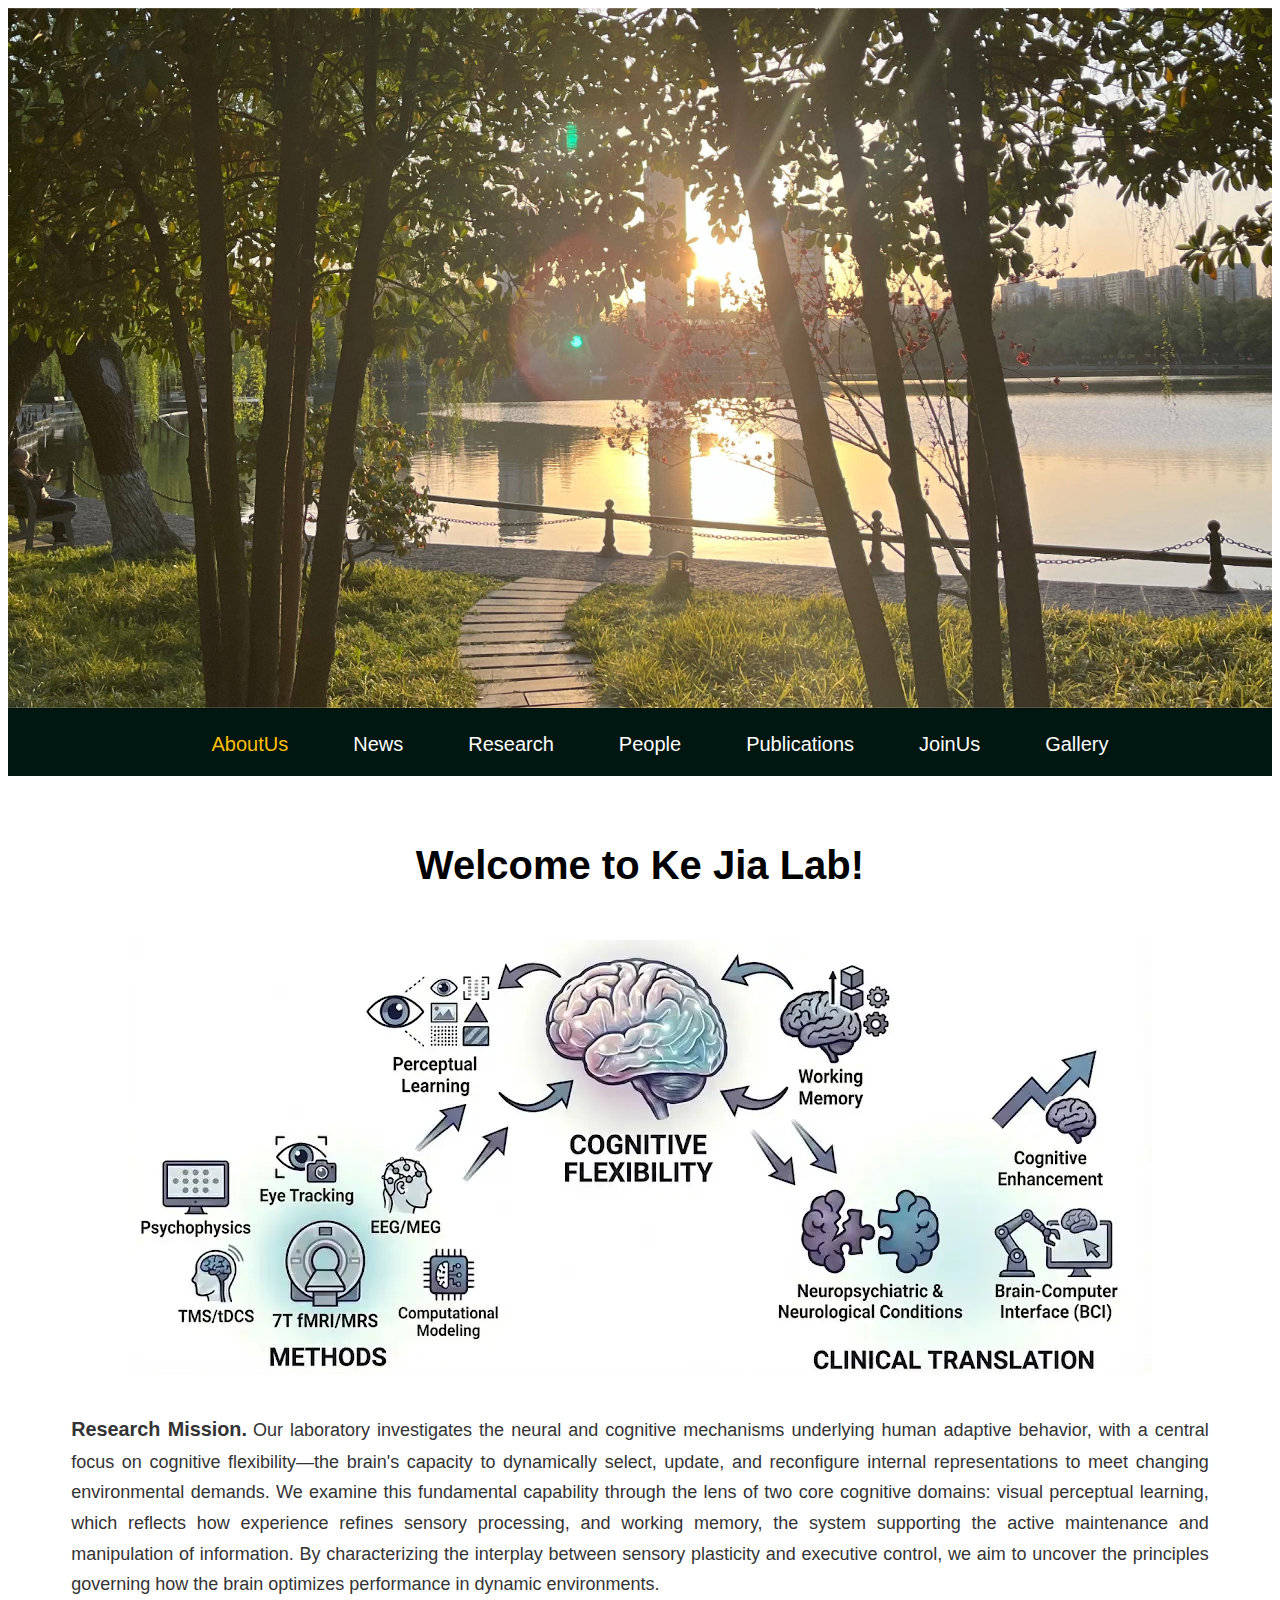
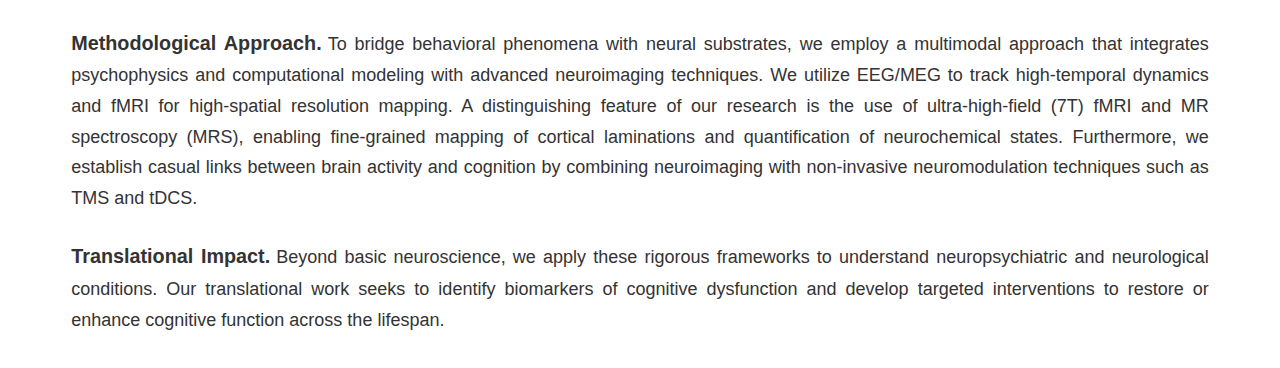
<file: index.html>
<!DOCTYPE html>
<html lang="en">
  <head>
    <meta http-equiv="Content-Type" content="text/html; charset=utf-8" />
    <title>Ke Jia Lab-ZJU·MOE Frontier Science Center for Brain Science and Brain Machine Integration</title>
    <link rel="stylesheet" href="./main.css">
    <style>
      .lab-intro{
        text-align: justify;
        line-height: 1.7;
        font-size: 18px;
        color: #333;
        margin-top: 20px;
        width: 100%;
        max-width: 1200px;
        margin-left: auto;
        margin-right: auto;
       

      }

      .lab-image-container{
        text-align: center;
        margin-bottom: 30px;
        width: 100%;
      }

      .lab-image{
        display: inline-block;
        
        width: auto;
        max-width: 1024px;
        height: auto;
        max-height: 434px;
        border-radius: 6px;
        box-shadow: 0 3px 12px,rgba(0, 0, 0, 0.1);
        margin: 0 auto;
      }

      .text-content{
        text-align: justify;
        margin-bottom: 1.8em;
        line-height: 1.7;
      }

      .section-title {
        font-weight: bold;
        font-size: 1.1em;
        color: 2c3e50;
        display: inline;
        margin-right: 6px;
      }

      .text-content p:first-of-type{
        margin-top: 0;
      }
      


      .lab-intro p{
        text-align: justify;
        margin-bottom: 1.5em;
      }



    </style>
  </head>

  <body>

      <!--Header image part-->
      <div class='header'>
        <img class='headerimg' src='./img/bg.jpg'>
      </div>
      
      <!--Navigation bar part---->
      <div align='center'>
        <nav>
          <ul>
            <li><a class='active' href='index.html'>AboutUs</a></li>
            <li><a href='./news.html'>News</a></li>
            <li><a href='./research.html'>Research</a></li>
            <li><a href='./people.html'>People</a></li>
            <li><a href='./publications.html'>Publications</a></li>
            <li><a href='joinus.html'>JoinUs</a></li>
            <li><a href='./gallery.html'>Gallery</a></li>
          </ul>
        </nav>
      </div>


      <!------------------------->
      <!--Intro Part---->
      <!------------------------->
      <br>
      <div style="width: 90%; max-width: 1200px; margin: 0 auto;">
        <p align='center' style="font-size: 40px; font-weight: bold; margin-bottom: 5px;"> 
          Welcome to Ke Jia Lab!                
        </p>
        <br>

        <div class="lab-intro">
          <div class="lab-image-container">
          <img src="./img/introduction/intropic.webp" alt="image1" class="lab-image">
          </div>
          
          <div class="text-content">
          <!--<h3>Our Research Mission</h3>-->
          <p><span class="section-title">Research Mission.</span>Our laboratory investigates the neural and cognitive mechanisms underlying human adaptive behavior, with a central focus on cognitive flexibility—the brain's capacity to dynamically select, update, and reconfigure internal representations to meet changing environmental demands. We examine this fundamental capability through the lens of two core cognitive domains: visual perceptual learning, which reflects how experience refines sensory processing, and working memory, the system supporting the active maintenance and manipulation of information. By characterizing the interplay between sensory plasticity and executive control, we aim to uncover the principles governing how the brain optimizes performance in dynamic environments.</p>
          <!--<h3<h3>Methodological Approach</h3>-->
          <p><span class="section-title">Methodological Approach.</span>To bridge behavioral phenomena with neural substrates, we employ a multimodal approach that integrates psychophysics and computational modeling with advanced neuroimaging techniques. We utilize EEG/MEG to track high-temporal dynamics and fMRI for high-spatial resolution mapping. A distinguishing feature of our research is the use of ultra-high-field (7T) fMRI and MR spectroscopy (MRS), enabling fine-grained mapping of cortical laminations and quantification of neurochemical states. Furthermore, we establish casual links between brain activity and cognition by combining neuroimaging with non-invasive neuromodulation techniques such as TMS and tDCS.</p>
          <!--<h3>Translational Impact</h3>-->
          <p><span class="section-title">Translational Impact.</span>Beyond basic neuroscience, we apply these rigorous frameworks to understand neuropsychiatric and neurological conditions. Our translational work seeks to identify biomarkers of cognitive dysfunction and develop targeted interventions to restore or enhance cognitive function across the lifespan.</p>
          </div>
        </div>
      </div> 



      <!--<div style="width: 50%; max-width: 1200px; margin: 0 auto;">
        <p align='center' style="font-size: 40px; font-weight: bold;"> 
          Welcome to Vision Lab                
        </p>
        <br>
        <p align='left' style="font-size: 25px; font-weight: bold;"> 
          Research Interests                
      </p>
      <p class="content" style="text-align: left; position: relative; padding-left: 25px;">
          <span style="position: absolute; left: 0; top: 0; font-size: 24px;">&bull;</span> 
          Cognitive and neural mechanism of human visual perception
      </p>
      <p class="content" style="text-align: left; position: relative; padding-left: 25px;">
          <span style="position: absolute; left: 0; top: 0; font-size: 24px;">&bull;</span> 
          Cognitive and neural mechanism of human working memory
      </p>
<br>
      <p align='left' style="font-size: 25px; font-weight: bold;"> 
        Research Methods                
    </p>
    <p class="content" style="text-align: left; position: relative; padding-left: 25px;">
        <span style="position: absolute; left: 0; top: 0; font-size: 24px;">&bull;</span> 
        Psychophysics
    </p>
    <p class="content" style="text-align: left; position: relative; padding-left: 25px;">
        <span style="position: absolute; left: 0; top: 0; font-size: 24px;">&bull;</span> 
        Ultra-high-field 7T fMRI
    </p>
    <p class="content" style="text-align: left; position: relative; padding-left: 25px;">
        <span style="position: absolute; left: 0; top: 0; font-size: 24px;">&bull;</span> 
        Neuromodulation (TMS, tDCS etc)
    </p>
      </div>-->
  </body>
</html>
</file>
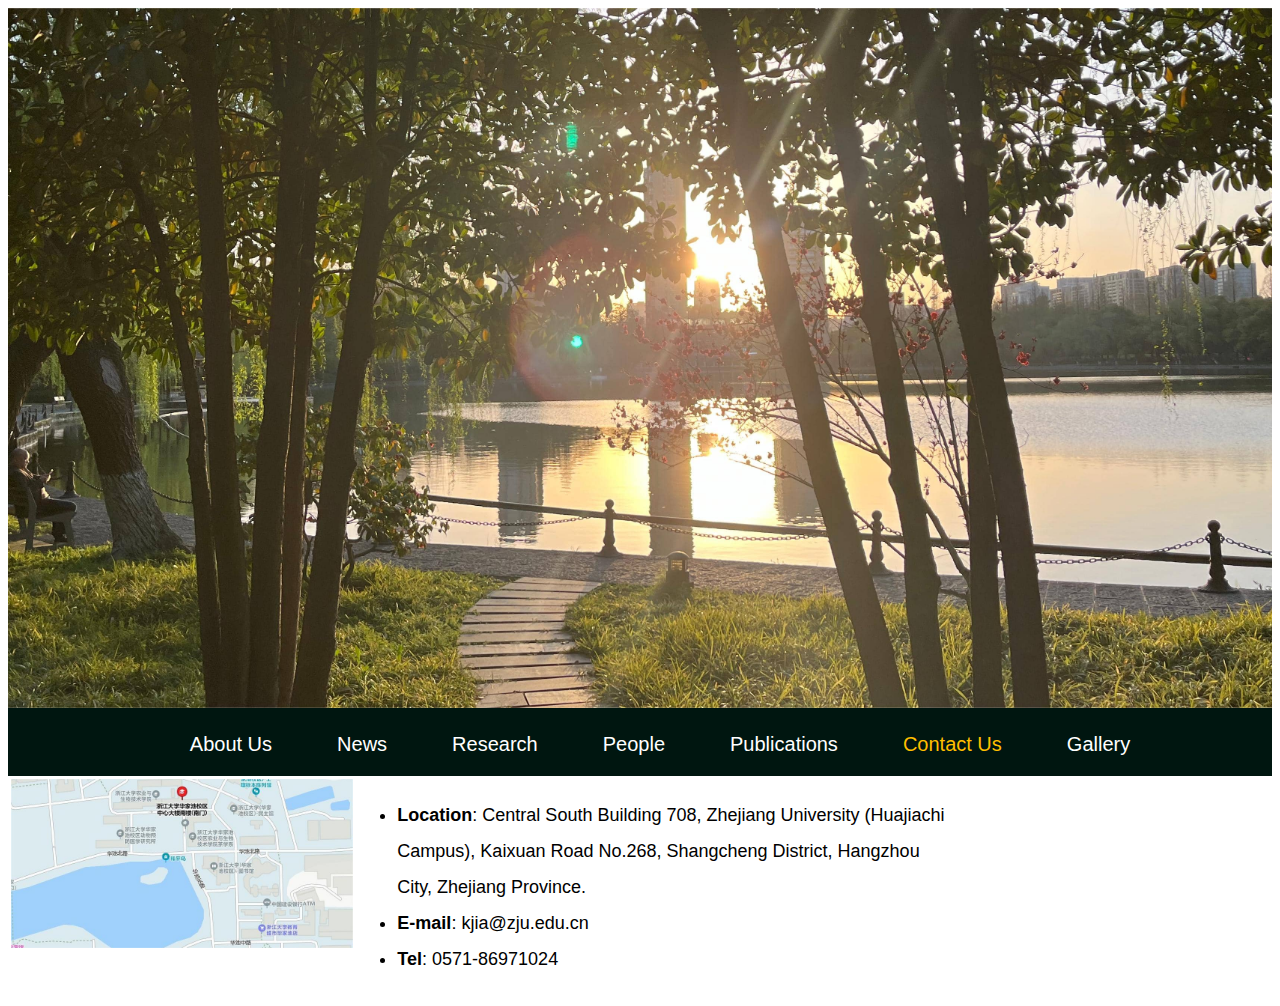
<file: contactus.html>
<!DOCTYPE html>
<html lang="en">
  <head>
    <meta http-equiv="Content-Type" content="text/html; charset=utf-8" />
    <title>Ke Jia Lab</title>
    <link rel="stylesheet" href="./main.css">
  </head>


  <body>

      <!--Header image part-->
      <div class='header'>
        <img class='headerimg' src='./img/bg.jpg'>
      </div>
      
      <!--Navigation bar part---->
      <div align='center'>
        <nav>
          <ul>
            <li><a href='index.html'>About Us</a></li>
            <li><a href='./news.html'>News</a></li>
            <li><a href='./research.html'>Research</a></li>
            <li><a href='./people.html'>People</a></li>
            <li><a href='./publications.html'>Publications</a></li>
            <li><a class='active' href='./contactus.html'>Contact Us</a></li>
            <li><a href='./gallery.html'>Gallery</a></li>
          </ul>
        </nav>
      </div>


      <!------------------------->
      <!--Main part---->
      <!------------------------->

              <table style="width: 75%" border="0">
              <div style="font-size: medium; text-align: center;">

                <tr valign="top">

                  <td>
                      <img class='contact' src='./img/location.jpg';>
                  </td>

                  <td>
                      <ul style="line-height: 2;">
                          <li><b>Location</b>: Central South Building 708, Zhejiang University (Huajiachi Campus), Kaixuan Road No.268, Shangcheng District, Hangzhou City, Zhejiang Province. </li>
                          <li><b>E-mail</b>: kjia@zju.edu.cn</li>
                          <li><b>Tel</b>: 0571-86971024</li>
                      </ul>
                  </td>

                </tr>

              </div>
              </table>


  </body>
</html>
</file>
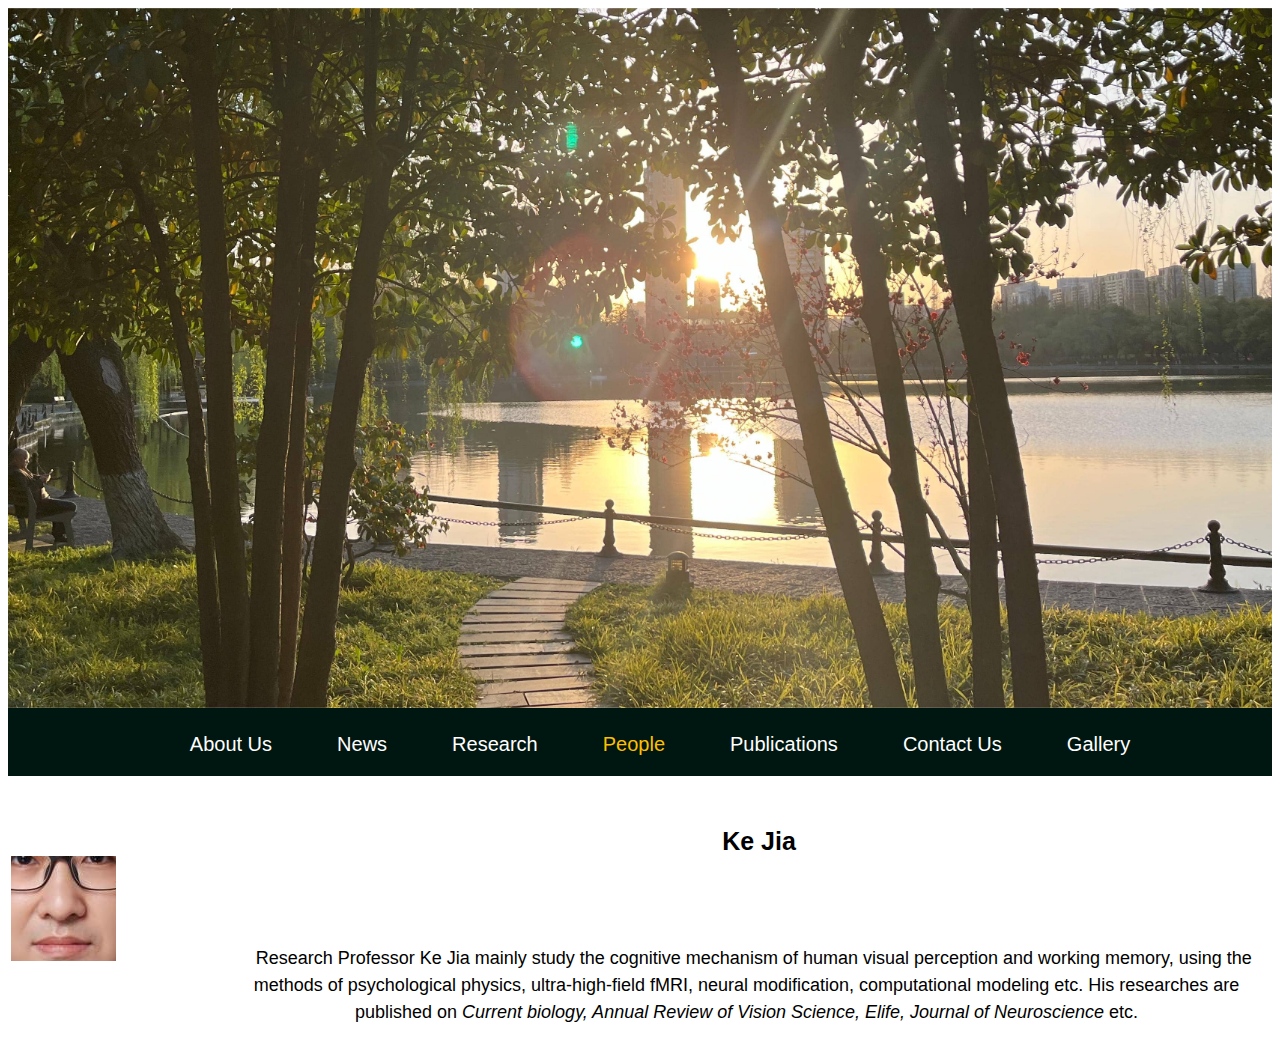
<file: jiake.html>
<!DOCTYPE html>
<html lang="en">
  <head>
    <meta http-equiv="Content-Type" content="text/html; charset=utf-8" />
    <title>Ke Jia Lab-ZJU·MOE Frontier Science Center for Brain Science and Brain Machine Integration</title>
    <link rel="stylesheet" href="./main.css">
  </head>


  <body>

      <!--Header image part-->
      <div class='header'>
        <img class='headerimg' src='./img/bg.jpg'>
      </div>
      
      <!--Navigation bar part---->
      <div align='center'>
        <nav>
          <ul>
            <li><a href='index.html'>About Us</a></li>
            <li><a href='./news.html'>News</a></li>
            <li><a href='./research.html'>Research</a></li>
            <li><a class='active' href='./people.html'>People</a></li>
            <li><a href='./publications.html'>Publications</a></li>
            <li><a href='./contactus.html'>Contact Us</a></li>
            <li><a href='./gallery.html'>Gallery</a></li>
          </ul>
        </nav>
      </div>


      <!------------------------->
      <!--Main part---->
      <!------------------------->
              <table style="width: 100%" border="0">
                <tr>
                  <td>
                    <img class="jiake" src='./img/people/JiaKe.jpg'>
                  </td>

                  <td>
                    <p class="title"><b>Ke Jia</b></p><br>
                    <p class="content">    Research Professor Ke Jia mainly study the cognitive mechanism of human visual perception and working memory, using the methods of psychological physics, ultra-high-field fMRI, neural modification, computational modeling etc. His researches are published on <em>Current biology, Annual Review of Vision Science, Elife, Journal of Neuroscience</em> etc.</p>
                  </td>
                </tr>
              </table>

  </body>
</html>
</file>
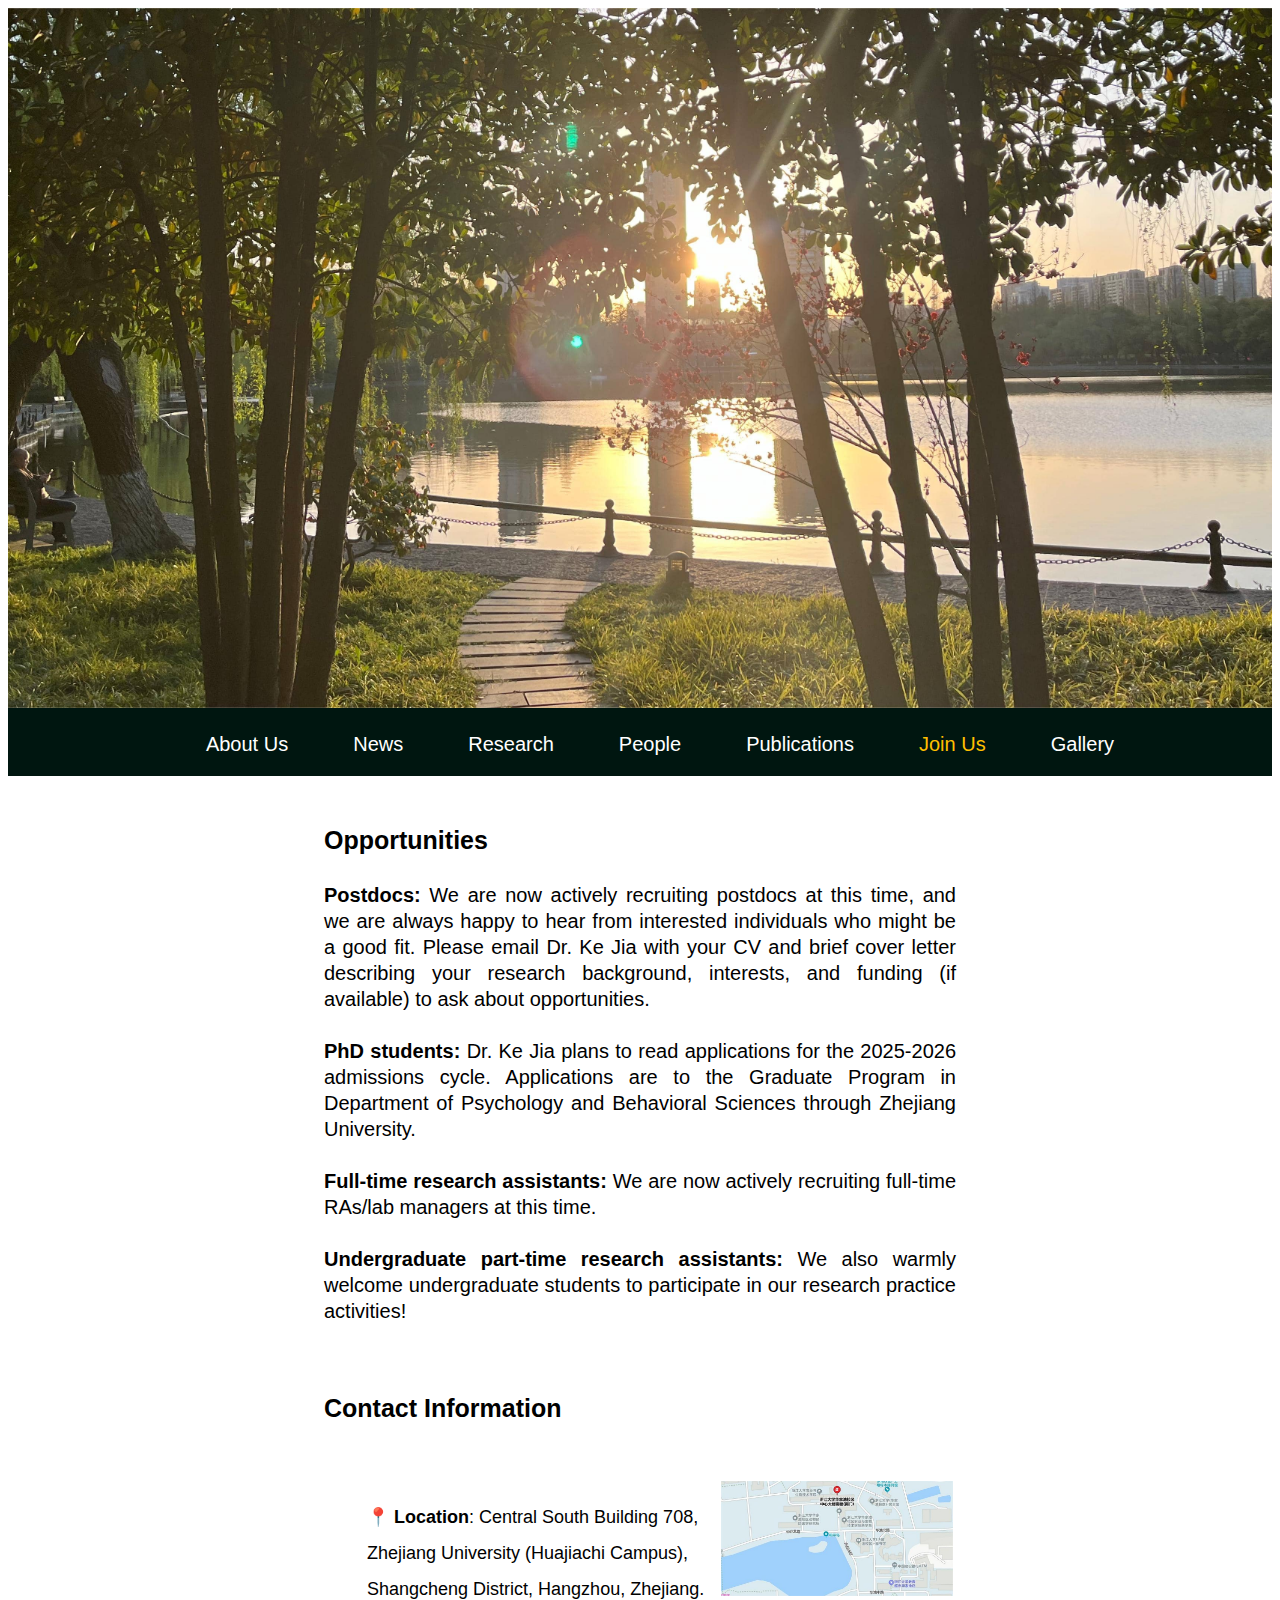
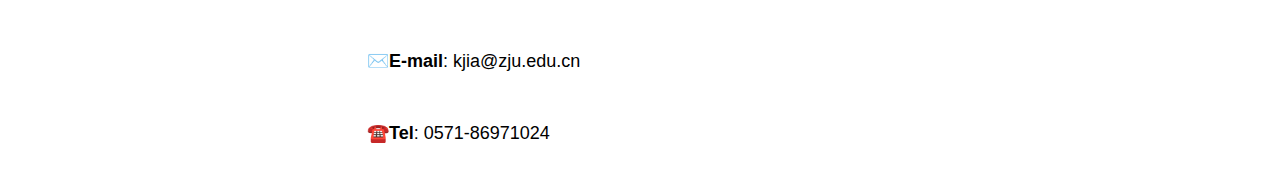
<file: joinus.html>
<!DOCTYPE html>
<html lang="en">
  <head>
    <meta http-equiv="Content-Type" content="text/html; charset=utf-8" />
    <title>Ke Jia Lab-ZJU·MOE Frontier Science Center for Brain Science and Brain Machine Integration</title>
    <link rel="stylesheet" href="./main.css">
  </head>


  <body>

      <!--Header image part-->
      <div class='header'>
        <img class='headerimg' src='./img/bg.jpg'>
      </div>
      
      <!--Navigation bar part---->
      <div align='center'>
        <nav>
          <ul>
            <li><a href='index.html'>About Us</a></li>
            <li><a href='./news.html'>News</a></li>
            <li><a href='./research.html'>Research</a></li>
            <li><a href='./people.html'>People</a></li>
            <li><a href='./publications.html'>Publications</a></li>
            <li><a class='active' href='joinus.html'>Join Us</a></li>
            <li><a href='./gallery.html'>Gallery</a></li>
          </ul>
        </nav>
      </div>
<br>

<div style="width: 50%; margin: 0 auto;">
  <p align='left' style="font-size: 25px; font-weight: bold;"> 
    Opportunities                
  </p>
  <p style="font-size: 20px; margin-top: 5px; text-align: justify;">
    <b>Postdocs:</b> We are now actively recruiting postdocs at this time, and we are always happy to hear from interested individuals who might be a good fit. Please email Dr. Ke Jia
    with your CV and brief cover letter describing your research background, interests, and funding (if available) to ask about opportunities.
    <br><br>
    <b>PhD students:</b> Dr. Ke Jia plans to read applications for the 2025-2026 admissions cycle. Applications are to the Graduate Program in Department of Psychology and Behavioral Sciences
    through Zhejiang University.
    <br><br>
    <b>Full-time research assistants:</b> We are now actively recruiting full-time RAs/lab managers at this time.
    <br><br>
    <b>Undergraduate part-time research assistants:</b> We also warmly welcome undergraduate students to participate in our research practice activities!
  </p>
</div>

<br>
<!-- Contact Information Section -->
<div style="width: 50%; margin: 0 auto; text-align: left;">
  <p style="font-size: 25px; font-weight: bold; margin-bottom: 10px; text-align: left;"> 
    Contact Information                
  </p>
</div>

<br>
<!-- Main part (Contact Us Section) -->
<table style="width: 50%; margin: 20px auto;" border="0">
  <tr valign="top">
    <td style="text-align: left;">
      <ul style="line-height: 2; list-style-type: none; padding-left: 20;">
        <li><b>📍 Location</b>: Central South Building 708, Zhejiang University (Huajiachi Campus), Shangcheng District, Hangzhou, Zhejiang.</li><br>
        <li><b>✉️E-mail</b>: kjia@zju.edu.cn</li><br>
        <li><b>☎️Tel</b>: 0571-86971024</li>
      </ul>
    </td>
    <td>
      <img class="contact" src="./img/location.jpg" style="display: block; margin-left: auto; margin-right: auto;">
    </td>
  </tr>
</table>













  </body>
</html>
</file>
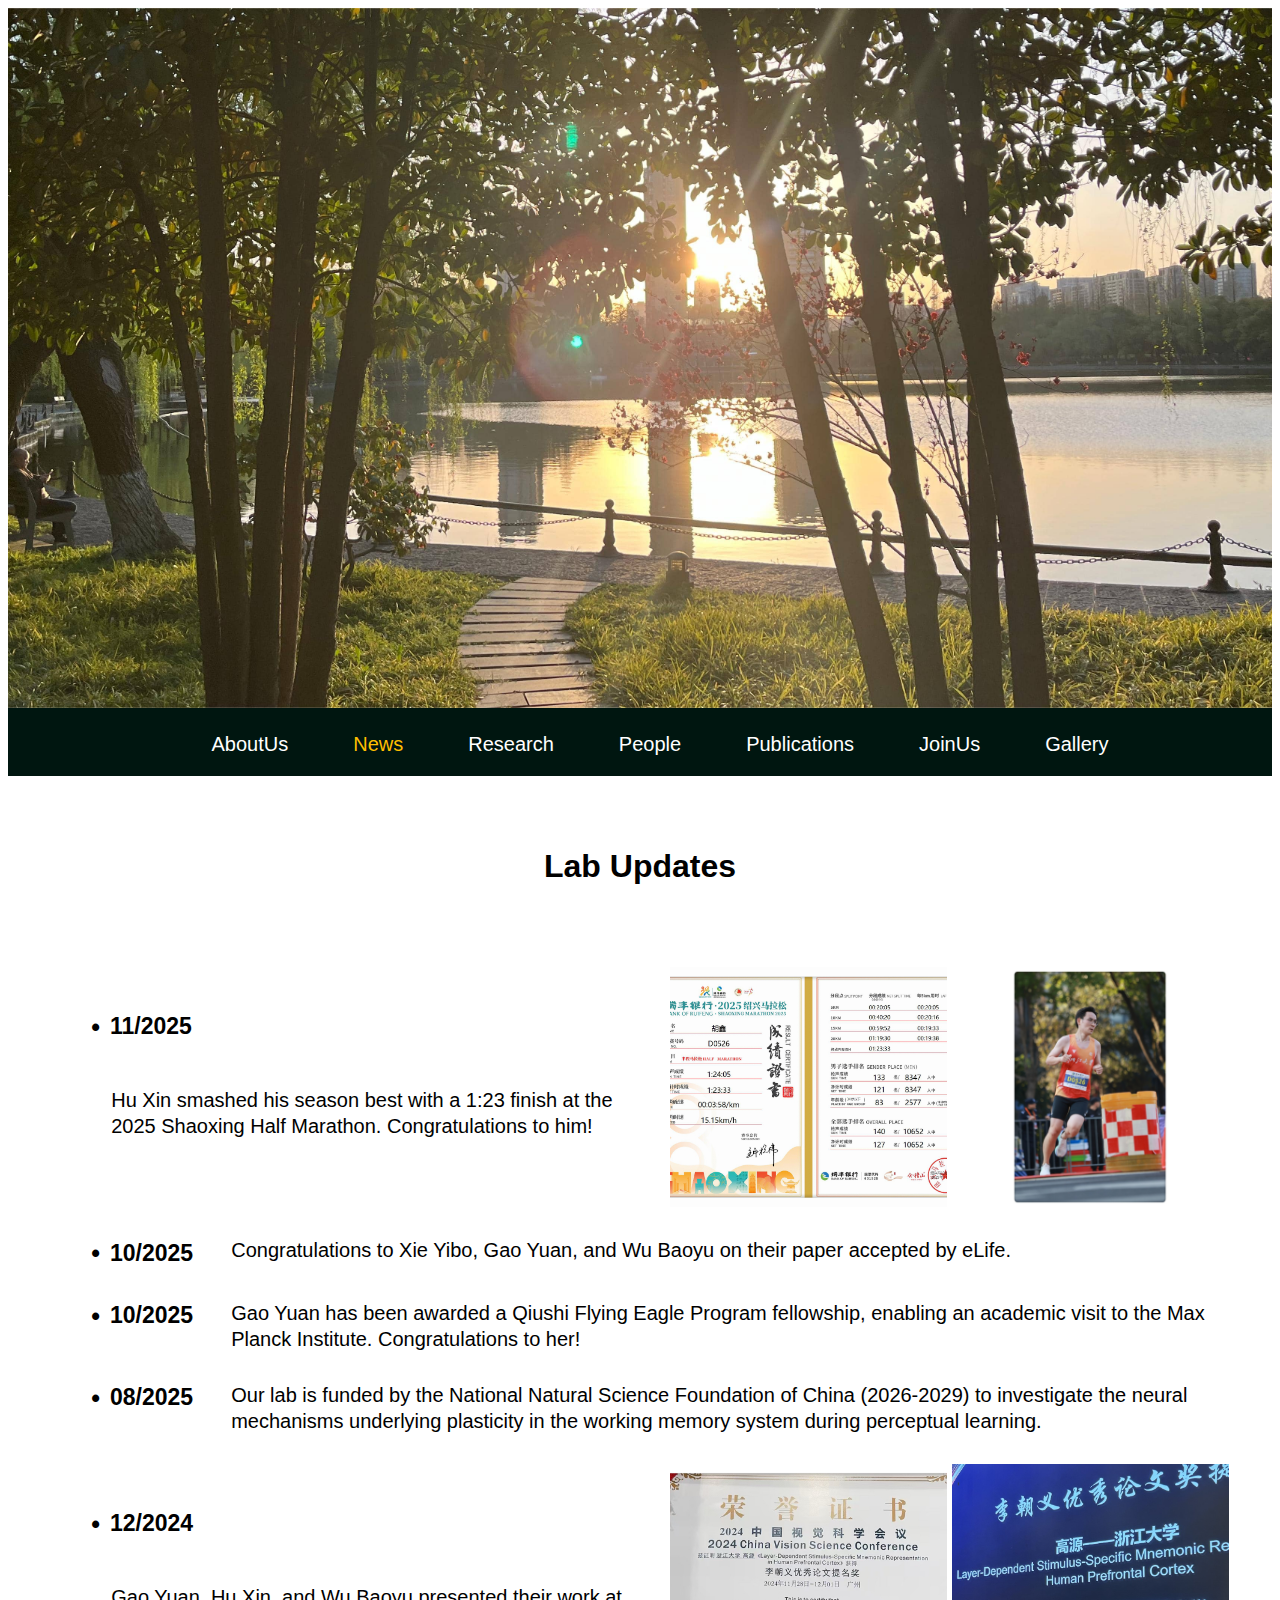
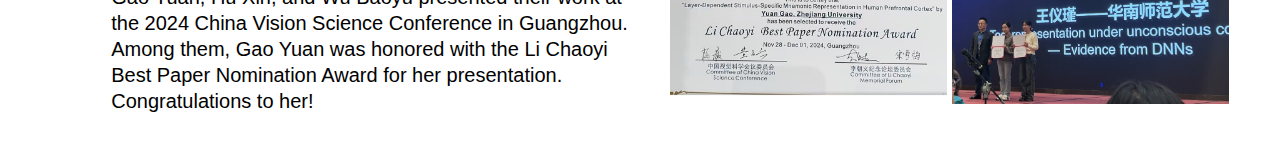
<file: news.html>
<!DOCTYPE html>
<html lang="en">
  <head>
    <meta http-equiv="Content-Type" content="text/html; charset=utf-8" />
    <title>Ke Jia Lab-ZJU·MOE Frontier Science Center for Brain Science and Brain Machine Integration</title>
    <link rel="stylesheet" href="./main.css">
    <style>
      /** {
        margin: 0;
        padding: 0;
        box-sizing: border-box;
      }
      
      body {
        font-family: 'Segoe UI', Tahoma, Geneva, Verdana, sans-serif;
        line-height: 1.6;
        color: #333;
        background-color: #f5f7fa;
        padding: 20px;
      }*/
      
      .content-container{
        width: 90%;
        max-width: 1200px;
        margin: 0 auto;
        
      }

      /* 导航栏样式 */
      /* nav {
        background-color: #34495e;
        padding: 15px 0;
        margin-bottom: 20px;
      }
      
      nav ul {
        list-style: none;
        display: flex;
        justify-content: center;
        flex-wrap: wrap;
      }
      
      nav li {
        margin: 0 15px;
      }
      
      nav a {
        color: white;
        text-decoration: none;
        font-weight: 500;
        padding: 8px 15px;
        border-radius: 4px;
        transition: background 0.3s;
      }
      
      nav a:hover, nav a.active {
        background: #3498db;
      }
      
      /* 页面标题 */
       .page-title {
        text-align: center;
        font-size: 32px;
        font-weight: bold;
        margin: 70px 0 80px;
        color: #000000;
        display: flex;
        justify-content: center;
      }
      
      /*.page-title:after {
        content: '';
        position: absolute;
        bottom: 0;
        left: 50%;
        transform: translateX(-50%);
        width: 80px;
        height: 3px;
        background: #3498db;
      }

      /* 普通新闻项样式 */
      .news-item {
        display: flex;
        align-items: flex-start; 
        margin-bottom: 30px; 
        font-size: 20px;
        width: 100%; 
        padding: 0 20px;
      }

      .news-date {
        flex: 0 0 120px; 
        display: flex;
        align-items: center; 
        font-size: 23px;
        font-weight: bold;
        white-space: nowrap; 
      }

      .news-date .bullet {
        font-size: 25px;
        margin-right: 10px;
      }

      .news-content {
        flex: 1; 
        text-align: left; 
        padding-left: 20px; 
      }

      /* 特殊布局 - 第一条和最后一条消息 */
      .special-news-item {
        display: flex;
        flex-direction: row;
        align-items: flex-start;
        margin-bottom: 30px;
        font-size: 20px;
        width: 100%;
        padding: 0 20px;
        gap: 20px;
      }
      
      .special-news-text {
        flex: 1;
        display: flex;
        flex-direction: column;
      }
      
      .special-news-images {
        flex: 1;
        display: grid;
        grid-template-columns: 1fr 1fr;
        gap: 5px;
        max-width: 600px;
      }
      
      /* 图片容器样式 */
      .image-container{
        display: grid;
        grid-template-columns: 1fr 1fr;
        gap: 5px;
        width: 100%;
        max-width: 900px;
        margin: 0 auto 40px;
        padding: 0 20px;
        align-items: stretch;
      }

      .image-wrapper{
        position: relative;
        width: 100%;
        height: 240px;
        overflow: hidden;
        border-radius: 0;
        box-shadow: none;
        display: flex;
        justify-content: center;
        align-items: center;
        background-color: transparent;
      }

      .image-wrapper img{
        width: auto;
        height: 240px;
        object-fit: contain;
        object-position: center;
        display: block;
        transition: transform 0.3s ease;
      }

      .image-wrapper:hover img{
        transform: scale(1.03);
      }
      
      
    </style>
  </head>

  <body>

    <!--Header image part-->
    <div class='header'>
      <img class='headerimg' src='./img/bg.jpg'>
    </div>

    <!--Navigation bar part---->
    <nav>
        <ul>
          <li><a href='index.html'>AboutUs</a></li>
          <li><a class='active' href='./news.html'>News</a></li>
          <li><a href='./research.html'>Research</a></li>
          <li><a href='./people.html'>People</a></li>
          <li><a href='./publications.html'>Publications</a></li>
          <li><a href='joinus.html'>JoinUs</a></li>
          <li><a href='./gallery.html'>Gallery</a></li>
        </ul>
      </nav>



    <div class="content-container">
      
    
      <h1 class="page-title">Lab Updates</h1>

      <!-- 第一条新闻 - 特殊布局：左边文字，右边图片 -->
      <div class="special-news-item">
        <div class="special-news-text">
          <div class="news-date">
            <span class="bullet">•</span>11/2025
          </div>
          <div class="news-content">
            Hu Xin smashed his season best with a 1:23 finish at the 2025 Shaoxing Half Marathon. Congratulations to him!
          </div>
        </div>
        <div class="special-news-images">
          <div class="image-wrapper">
            <img src="./img/news/award3.jpg" alt="Image 1">
          </div>
          <div class="image-wrapper">
            <img src="./img/news/people1.jpg" alt="Image 2">
          </div>
        </div>
      </div>

      <!-- 其他新闻项 - 保持原样 -->
      <div class="news-item">
        <div class="news-date">
          <span class="bullet">•</span>10/2025
        </div>
        <div class="news-content">
          Congratulations to Xie Yibo, Gao Yuan, and Wu Baoyu on their paper accepted by eLife.
        </div>
      </div>

      <div class="news-item">
        <div class="news-date">
          <span class="bullet">•</span>10/2025
        </div>
        <div class="news-content">
          Gao Yuan has been awarded a Qiushi Flying Eagle Program fellowship, enabling an academic visit to the Max Planck Institute. Congratulations to her!
        </div>
      </div>

      <div class="news-item">
        <div class="news-date">
          <span class="bullet">•</span>08/2025
        </div>
        <div class="news-content">
          Our lab is funded by the National Natural Science Foundation of China (2026-2029) to investigate the neural mechanisms underlying plasticity in the working memory system during perceptual learning.
        </div>
      </div>

      <!-- 最后一条新闻 - 特殊布局：左边文字，右边图片 -->
      <div class="special-news-item">
        <div class="special-news-text">
          <div class="news-date">
            <span class="bullet">•</span>12/2024
          </div>
          <div class="news-content">
            Gao Yuan, Hu Xin, and Wu Baoyu presented their work at the 2024 China Vision Science Conference in Guangzhou. Among them, Gao Yuan was honored with the Li Chaoyi Best Paper Nomination Award for her presentation. Congratulations to her!
          </div>
        </div>
        <div class="special-news-images">
          <div class="image-wrapper">
            <img src="./img/news/award1.jpg" alt="Image 3">
          </div>
          <div class="image-wrapper">
            <img src="./img/news/award2.jpg" alt="Image 4">
          </div>
        </div>
      </div>
    </div>
  </body>
</html>
</file>
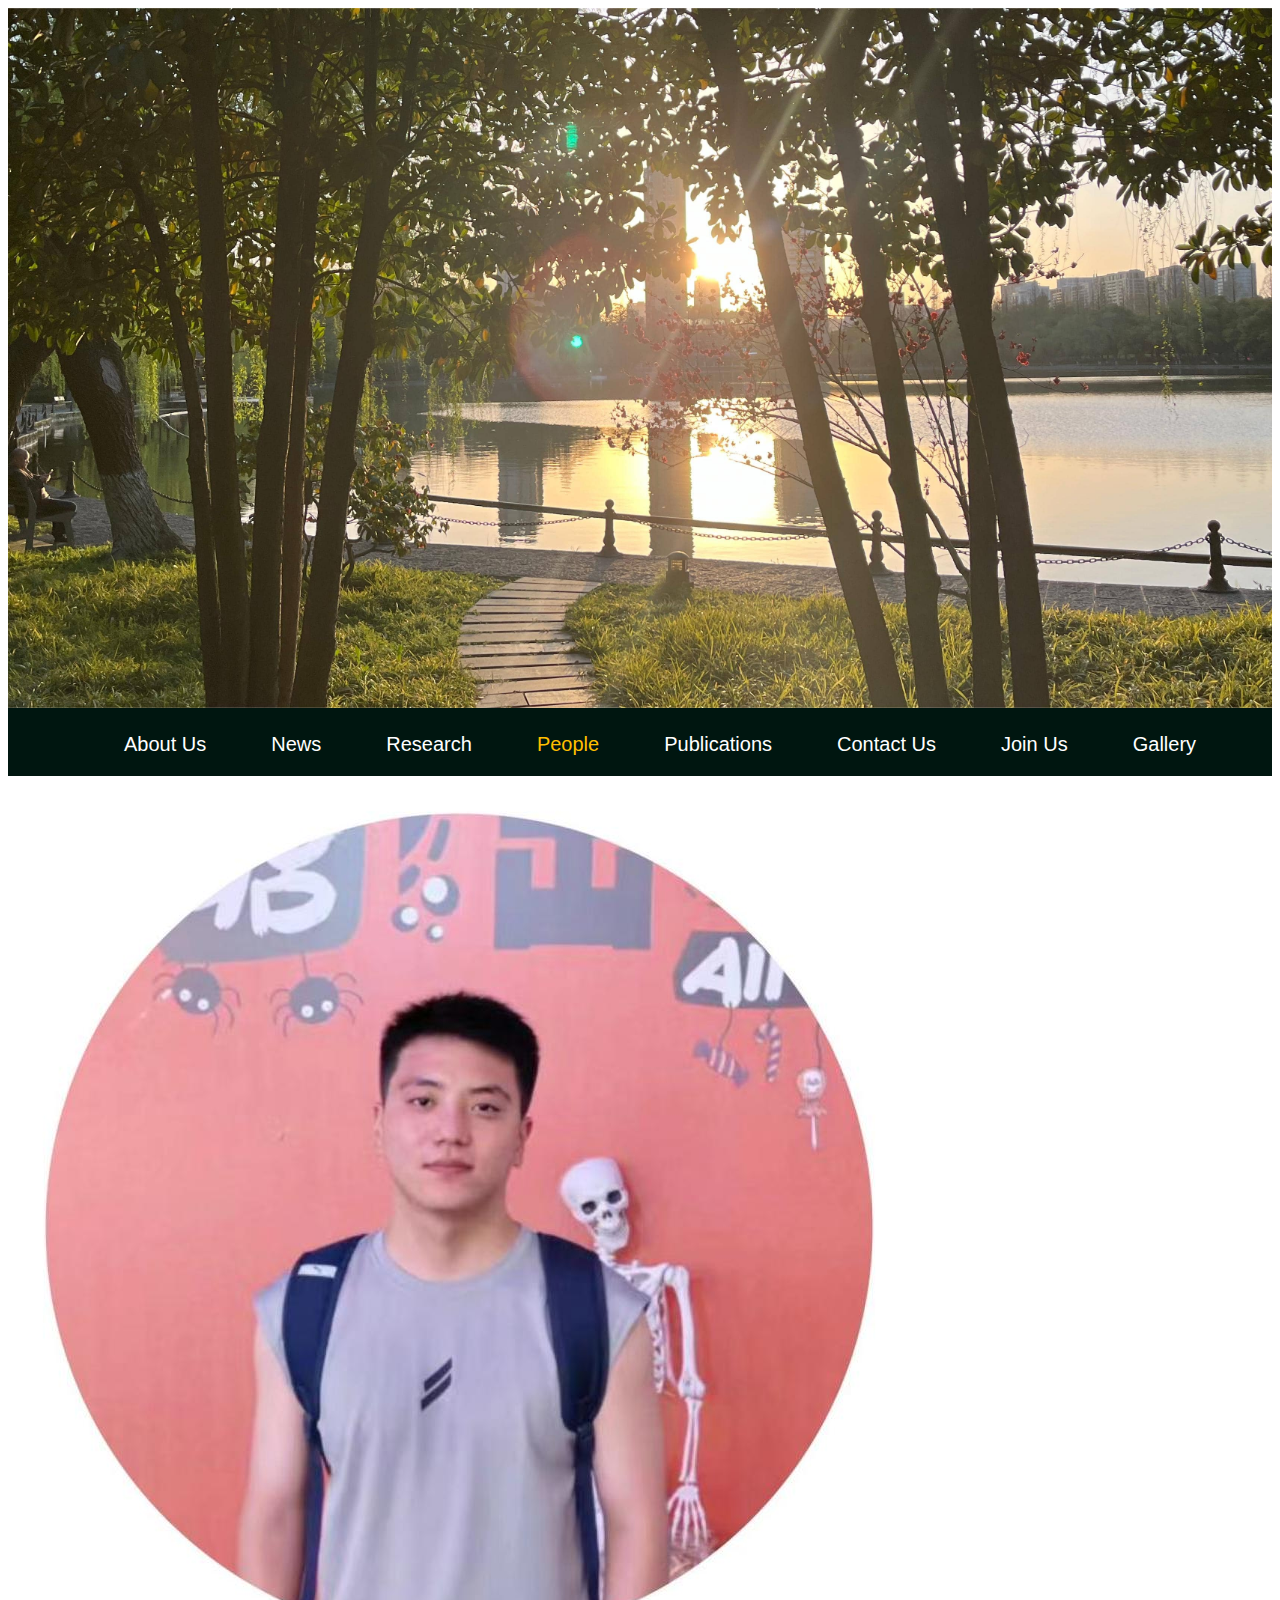
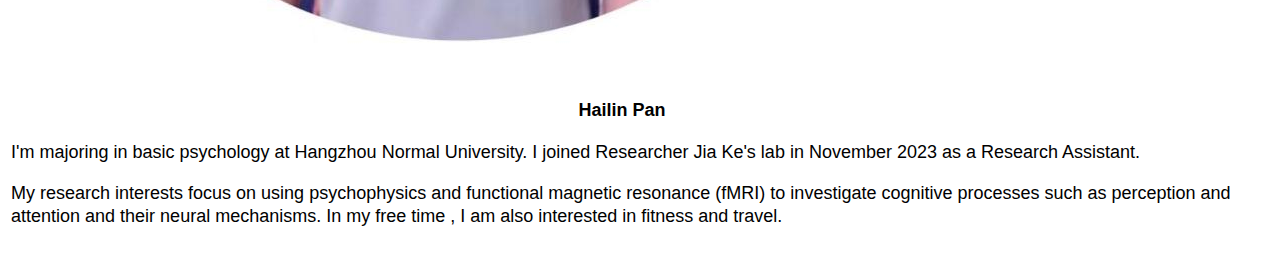
<file: PanHailin.html>
<!DOCTYPE html>
<html lang="en">
  <head>
    <meta http-equiv="Content-Type" content="text/html; charset=utf-8" />
    <title>Ke Jia Lab-ZJU·MOE Frontier Science Center for Brain Science and Brain Machine Integration</title>
    <link rel="stylesheet" href="./main.css">
  </head>


  <body>

      <!--Header image part-->
      <div class='header'>
        <img class='headerimg' src='./img/bg.jpg'>
      </div>
      
      <!--Navigation bar part---->
      <div align='center'>
        <nav>
          <ul>
            <li><a href='index.html'>About Us</a></li>
            <li><a href='./news.html'>News</a></li>
            <li><a href='./research.html'>Research</a></li>
            <li><a class='active' href='./people.html'>People</a></li>
            <li><a href='./publications.html'>Publications</a></li>
            <li><a href='./contactus.html'>Contact Us</a></li>
            <li><a href='joinus.html'>Join Us</a></li>
            <li><a href='./gallery.html'>Gallery</a></li>
          </ul>
        </nav>
      </div>
      
      <table>
      <td>
      <div class="person">
        <img class="person" src="./img/people/PanHaiLin.jpg">
        <p style="text-align: center; text-indent: -2em;"><b>Hailin Pan</b><p>
        <p>I'm majoring in basic psychology at Hangzhou Normal University. I joined Researcher Jia Ke's lab in November 2023 as a Research Assistant. 
        </p>
        <p>My research interests focus on using psychophysics and functional magnetic resonance (fMRI) to investigate cognitive processes such as perception and attention and their neural mechanisms. In my free time , I am also interested in fitness and travel.
        </p>
      </div>
      </td>
      </table>

    </body>
</html>
</file>
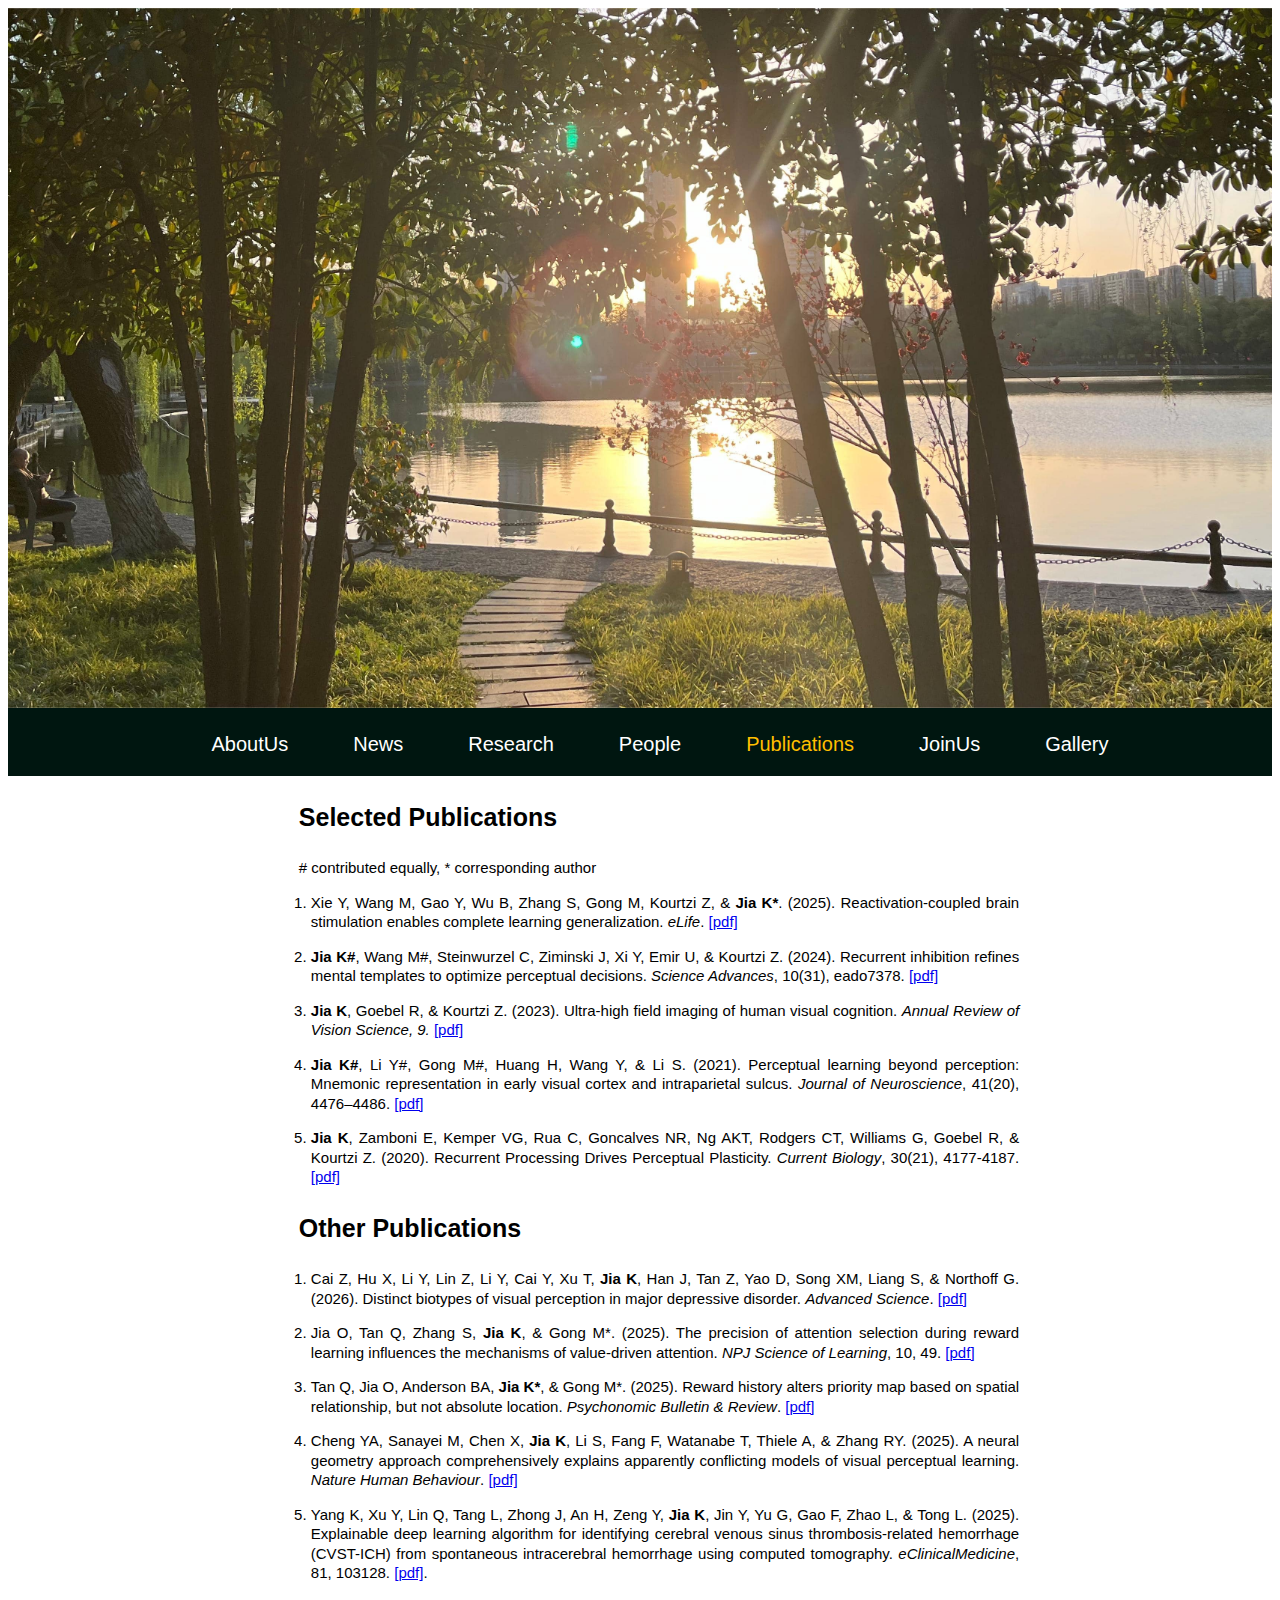
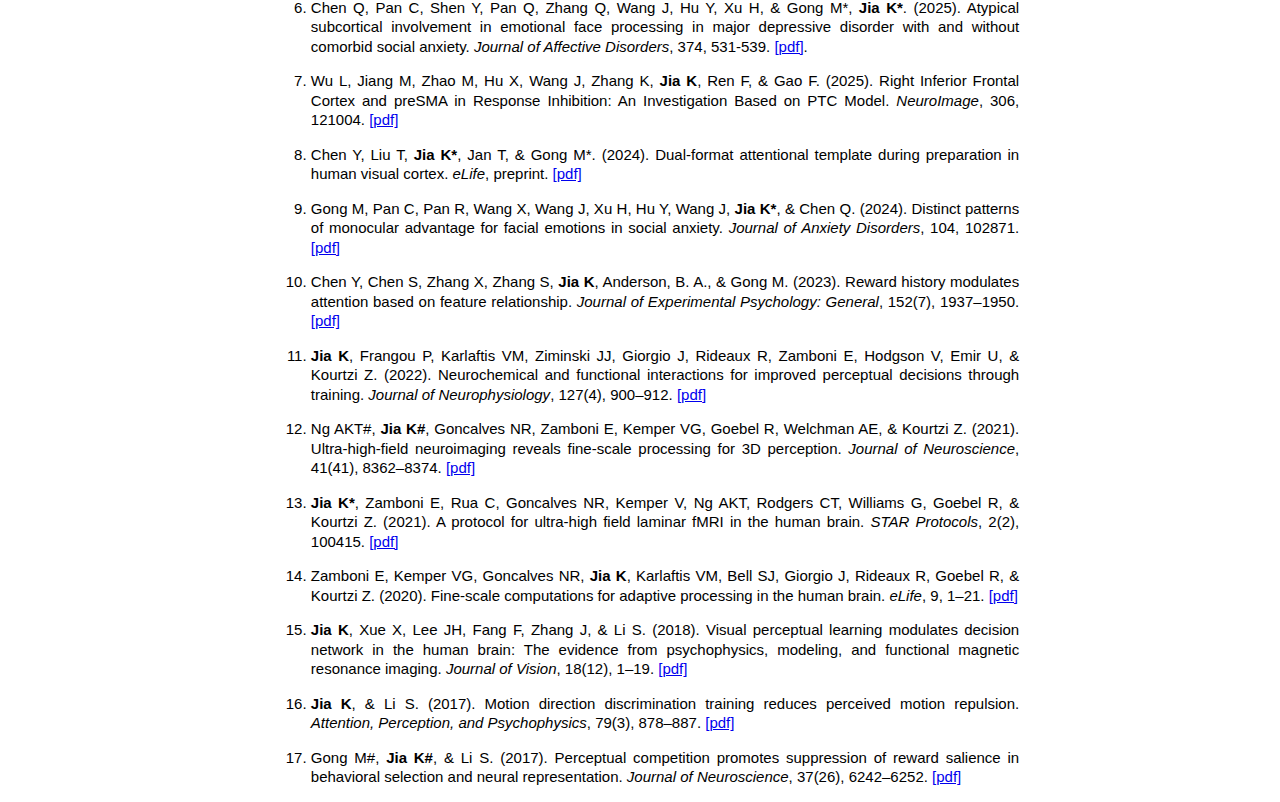
<file: publications.html>
<!DOCTYPE html>
<html lang="en">
  <head>
    <meta http-equiv="Content-Type" content="text/html; charset=utf-8" />
    <title>Ke Jia Lab-ZJU·MOE Frontier Science Center for Brain Science and Brain Machine Integration</title>
    <link rel="stylesheet" href="./main.css">
  </head>


  <body>

    <!--Header image part-->
    <div class='header'>
        <img class='headerimg' src='./img/bg.jpg'>
    </div>

      <!--Navigation bar part---->
      <div align='center'>
        <nav>
          <ul>
            <li><a href='index.html'>AboutUs</a></li>
            <li><a href='./news.html'>News</a></li>
            <li><a href='./research.html'>Research</a></li>
            <li><a href='./people.html'>People</a></li>
            <li><a class='active' href='./publications.html'>Publications</a></li>
            <li><a href='joinus.html'>JoinUs</a></li>
            <li><a href='./gallery.html'>Gallery</a></li>
          </ul>
        </nav>
      </div>

      <div style="width: 60%; margin: 0 auto; text-align: justify;">
        <p style="font-size: 25px; font-weight: bold; margin-left: 58px; text-indent: -20px;">Selected Publications</p>
        <p style="font-size: 15px; margin-left: 58px; text-indent: -20px;"># contributed equally, * corresponding author</p>
      
        <ol class='ref' style="text-align: justify; list-style-position: outside; padding-left: 20px;">
          <li><p>Xie Y, Wang M, Gao Y, Wu B, Zhang S, Gong M, Kourtzi Z, & <b>Jia K*</b>. (2025). Reactivation-coupled brain stimulation enables complete learning generalization. <em>eLife</em>. <a href="./files/Reactivation-coupled brain stimulation enables complete learning generalization.pdf">[pdf]</a></p></li>
          <li><p><b>Jia K#</b>, Wang M#, Steinwurzel C, Ziminski J, Xi Y, Emir U, & Kourtzi Z. (2024). Recurrent inhibition refines mental templates to optimize perceptual decisions. <em>Science Advances</em>, 10(31), eado7378. <a href="./files/sciadv.ado7378.pdf">[pdf]</a></p></li>
          <li><p><b>Jia K</b>, Goebel R, & Kourtzi Z. (2023). Ultra-high field imaging of human visual cognition. <em>Annual Review of Vision Science, 9.</em> <a href="./files/Ke Jia_2023_ARoVS.pdf">[pdf]</a> </p></li>
          <li><p><b>Jia K#</b>, Li Y#, Gong M#, Huang H, Wang Y, & Li S. (2021). Perceptual learning beyond perception: Mnemonic representation in early visual cortex and intraparietal sulcus. <em>Journal of Neuroscience</em>, 41(20), 4476–4486. <a href="./files/01-1654419440-854835.pdf">[pdf]</a></p></li>
          <li><p><b>Jia K</b>, Zamboni E, Kemper VG, Rua C, Goncalves NR, Ng AKT, Rodgers CT, Williams G, Goebel R, & Kourtzi Z. (2020). Recurrent Processing Drives Perceptual Plasticity. <em>Current Biology</em>, 30(21), 4177-4187. <a href="./files/01-1654419552-854836.pdf">[pdf]</a></p></li>
        </ol>
      
        <p style="font-size: 25px; font-weight: bold; margin-left: 58px;text-indent: -20px;">Other Publications</p>
      
        <ol class='ref' style="text-align: justify; list-style-position: outside; padding-left: 20px;">
          <li><p>Cai Z, Hu X, Li Y, Lin Z, Li Y, Cai Y, Xu T, <b>Jia K</b>, Han J, Tan Z, Yao D, Song XM, Liang S, & Northoff G. (2026). Distinct biotypes of visual perception in major depressive disorder. <em>Advanced Science</em>. <a href="./files/Cai_2026_AS.pdf">[pdf]</a></p></li>
          <li><p>Jia O, Tan Q, Zhang S, <b>Jia K</b>, & Gong M*. (2025). The precision of attention selection during reward learning influences the mechanisms of value-driven attention. <em>NPJ Science of Learning</em>, 10, 49. <a href="./files/science of learning.pdf">[pdf]</a></p></li>
          <li><p>Tan Q, Jia O, Anderson BA, <b>Jia K*</b>, & Gong M*. (2025). Reward history alters priority map based on spatial relationship, but not absolute location. <em>Psychonomic Bulletin & Review</em>. <a href="./files/a5ace31e-f98d-424f-8e4a-899cb2800059.pdf">[pdf]</a></p></li>
          <li><p>Cheng YA, Sanayei M, Chen X, <b>Jia K</b>, Li S, Fang F, Watanabe T, Thiele A, & Zhang RY. (2025). A neural geometry approach comprehensively explains apparently conflicting models of visual perceptual learning. <em>Nature Human Behaviour</em>. <a href="./files/s41562-025-02149-x.pdf">[pdf]</a></p></li> 
          <li><p>Yang K, Xu Y, Lin Q, Tang L, Zhong J, An H, Zeng Y, <b>Jia K</b>, Jin Y, Yu G, Gao F, Zhao L, & Tong L. (2025). Explainable deep learning algorithm for identifying cerebral venous sinus thrombosis-related hemorrhage (CVST-ICH) from spontaneous intracerebral hemorrhage using computed tomography. <em>eClinicalMedicine</em>, 81, 103128. <a href="./files/1-s2.0-S2589537025000604-main.pdf">[pdf]</a>.</p></li>
          <li><p>Chen Q, Pan C, Shen Y, Pan Q, Zhang Q, Wang J, Hu Y, Xu H, & Gong M*, <b>Jia K*</b>. (2025). Atypical subcortical involvement in emotional face processing in major depressive disorder with and without comorbid social anxiety. <em>Journal of Affective Disorders</em>, 374, 531-539. <a href="./files/1-s2.0-S0165032725000989-main (1).pdf">[pdf]</a>.</p></li>
          <li><p>Wu L, Jiang M, Zhao M, Hu X, Wang J, Zhang K, <b>Jia K</b>, Ren F, & Gao F. (2025). Right Inferior Frontal Cortex and preSMA in Response Inhibition: An Investigation Based on PTC Model. <em>NeuroImage</em>, 306, 121004. <a href="./files/1-s2.0-S1053811925000047-main.pdf">[pdf]</a></p></li>
          <li><p>Chen Y, Liu T, <b>Jia K*</b>, Jan T, & Gong M*. (2024). Dual-format attentional template during preparation in human visual cortex. <em>eLife</em>, preprint. <a href="./files/Chen et al_eLife_2024.pdf">[pdf]</a></p></li>
          <li><p>Gong M, Pan C, Pan R, Wang X, Wang J, Xu H, Hu Y, Wang J, <b>Jia K*</b>, & Chen Q. (2024). Distinct patterns of monocular advantage for facial emotions in social anxiety. <em>Journal of Anxiety Disorders</em>, 104, 102871. <a href="./files/01-1654422332-854844.pdf">[pdf]</a></p></li>
          <li><p>Chen Y, Chen S, Zhang X, Zhang S, <b>Jia K</b>, Anderson, B. A., & Gong M. (2023). Reward history modulates attention based on feature relationship. <em>Journal of Experimental Psychology: General</em>, 152(7), 1937–1950. <a href="./files/01-1693809591-865908.pdf">[pdf]</a></p></li>
          <li><p><b>Jia K</b>, Frangou P, Karlaftis VM, Ziminski JJ, Giorgio J, Rideaux R, Zamboni E, Hodgson V, Emir U, & Kourtzi Z. (2022). Neurochemical and functional interactions for improved perceptual decisions through training. <em>Journal of Neurophysiology</em>, 127(4), 900–912. <a href="./files/01-1654422185-854839.pdf">[pdf]</a></p></li>
          <li><p>Ng AKT#, <b>Jia K#</b>, Goncalves NR, Zamboni E, Kemper VG, Goebel R, Welchman AE, & Kourtzi Z. (2021). Ultra-high-field neuroimaging reveals fine-scale processing for 3D perception. <em>Journal of Neuroscience</em>, 41(41), 8362–8374. <a href="./files/01-1654422032-854838.pdf">[pdf]</a></p></li>
          <li><p><b>Jia K*</b>, Zamboni E, Rua C, Goncalves NR, Kemper V, Ng AKT, Rodgers CT, Williams G, Goebel R, & Kourtzi Z. (2021). A protocol for ultra-high field laminar fMRI in the human brain. <em>STAR Protocols</em>, 2(2), 100415. <a href="./files/01-1654422228-854840.pdf">[pdf]</a></p></li>
          <li><p>Zamboni E, Kemper VG, Goncalves NR, <b>Jia K</b>, Karlaftis VM, Bell SJ, Giorgio J, Rideaux R, Goebel R, & Kourtzi Z. (2020). Fine-scale computations for adaptive processing in the human brain. <em>eLife</em>, 9, 1–21. <a href="./files/01-1654422265-854841.pdf">[pdf]</a></p></li>
          <li><p><b>Jia K</b>, Xue X, Lee JH, Fang F, Zhang J, & Li S. (2018). Visual perceptual learning modulates decision network in the human brain: The evidence from psychophysics, modeling, and functional magnetic resonance imaging. <em>Journal of Vision</em>, 18(12), 1–19. <a href="./files/01-1654422298-854842.pdf">[pdf]</a></p></li>
          <li><p><b>Jia K</b>, & Li S. (2017). Motion direction discrimination training reduces perceived motion repulsion. <em>Attention, Perception, and Psychophysics</em>, 79(3), 878–887. <a href="./files/01-1654422332-854843.pdf">[pdf]</a></p></li>
          <li><p>Gong M#, <b>Jia K#</b>, & Li S. (2017). Perceptual competition promotes suppression of reward salience in behavioral selection and neural representation. <em>Journal of Neuroscience</em>, 37(26), 6242–6252. <a href="./files/01-1654419607-854837.pdf">[pdf]</a></p></li>
        </ol>
      </div>
      
      
  </body>
</html>
</file>
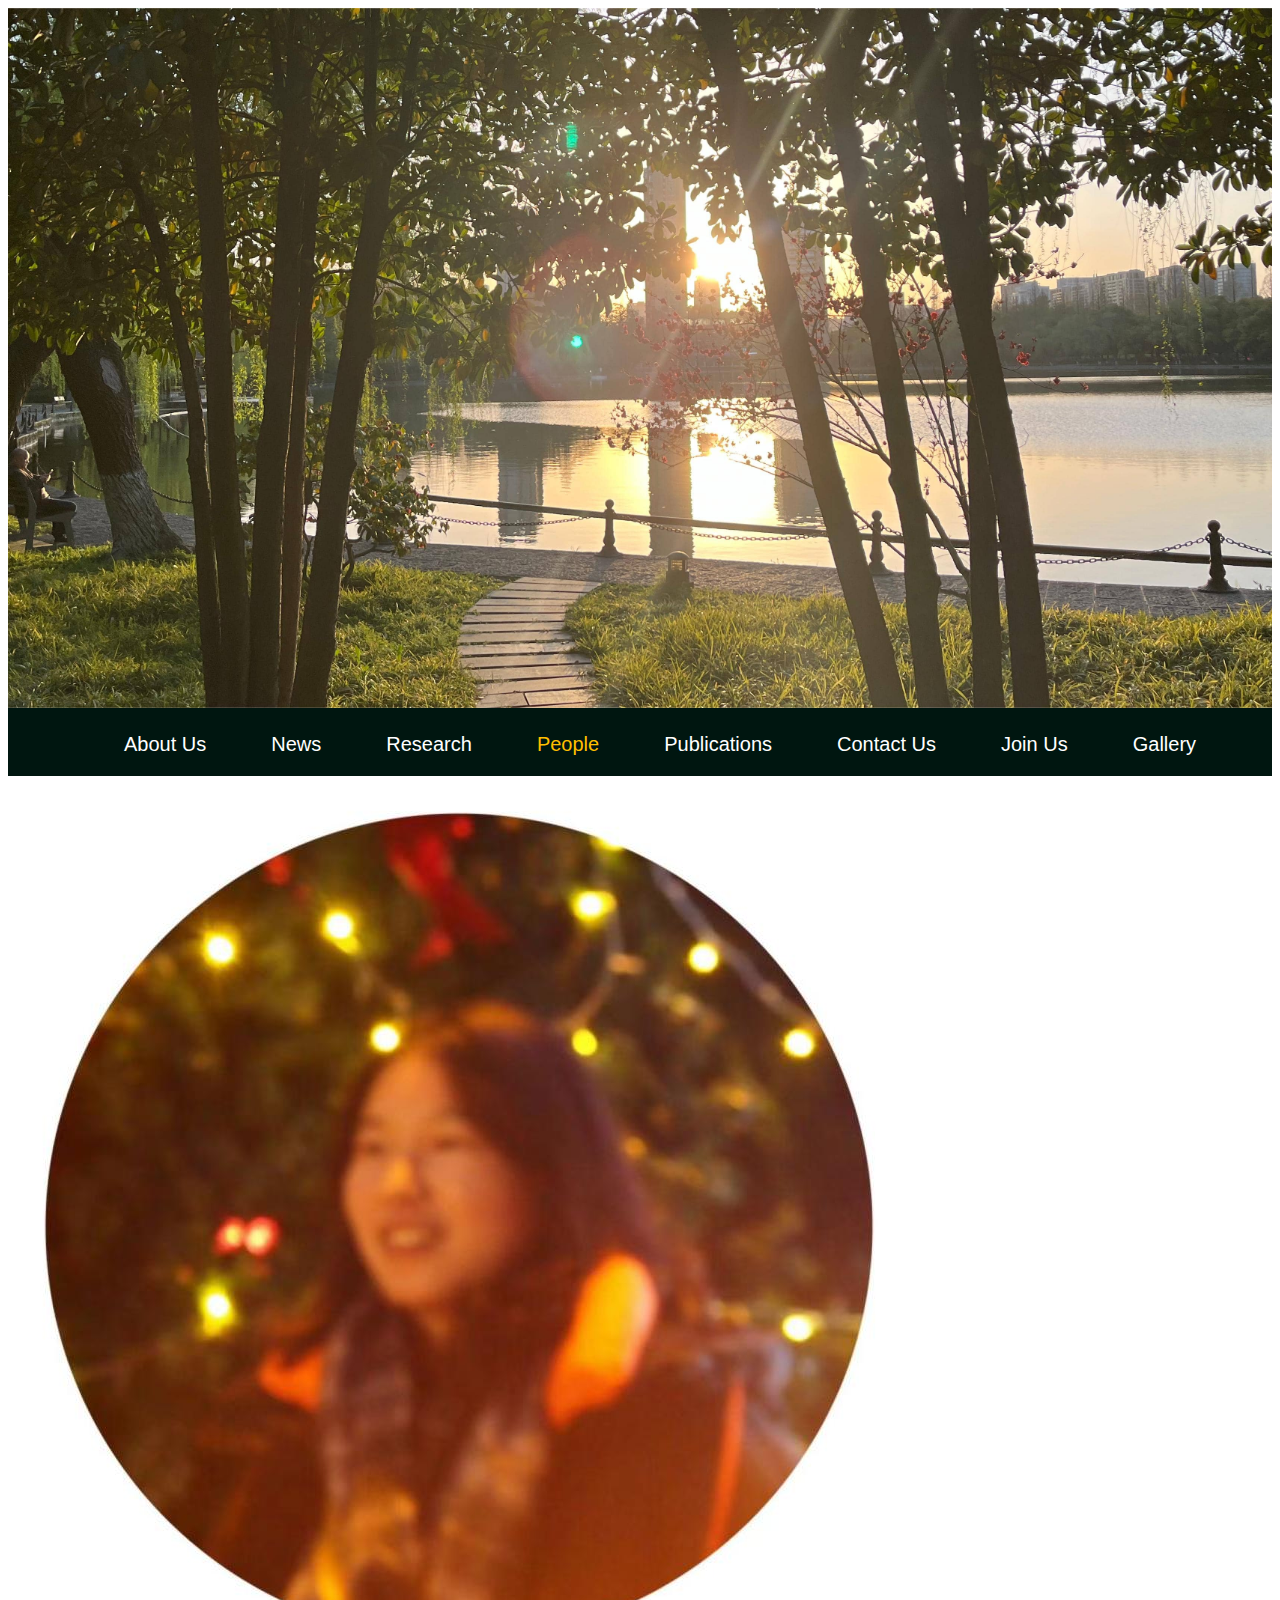
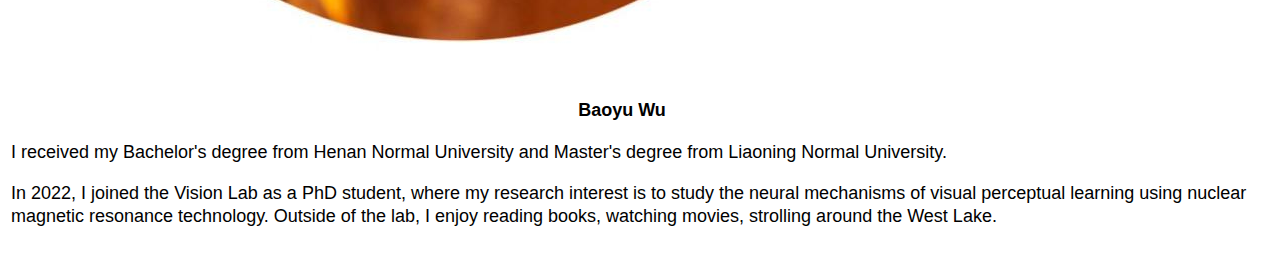
<file: WuBaoyu.html>
<!DOCTYPE html>
<html lang="en">
  <head>
    <meta http-equiv="Content-Type" content="text/html; charset=utf-8" />
    <title>Ke Jia Lab</title>
    <link rel="stylesheet" href="./main.css">
  </head>


  <body>

      <!--Header image part-->
      <div class='header'>
        <img class='headerimg' src='./img/bg.jpg'>
      </div>
      
      <!--Navigation bar part---->
      <div align='center'>
        <nav>
          <ul>
            <li><a href='index.html'>About Us</a></li>
            <li><a href='./news.html'>News</a></li>
            <li><a href='./research.html'>Research</a></li>
            <li><a class='active' href='./people.html'>People</a></li>
            <li><a href='./publications.html'>Publications</a></li>
            <li><a href='./contactus.html'>Contact Us</a></li>
            <li><a href='joinus.html'>Join Us</a></li>
            <li><a href='./gallery.html'>Gallery</a></li>
          </ul>
        </nav>
      </div>

      <table>
        <td>
      <div class="person">
        <img class="person" src="./img/people/WuBaoYu.jpg">
        <p style="text-align: center; text-indent: -2em;"><b>Baoyu Wu</b><p>
        <p>I received my Bachelor's degree from Henan Normal University and Master's degree from Liaoning Normal University.
        </p>
        <p> In 2022, I joined the Vision Lab as a PhD student, where my research interest is to study the neural mechanisms of visual perceptual learning using nuclear magnetic resonance technology. Outside of the lab, I enjoy reading books, watching movies, strolling around the West Lake.
        </p>
      </div>
      </td>
      </table>

    </body>
</html>
</file>
<file: main.css>
/*--------------- Home Page--------------- */
body{
    font-family: "Helvetica Neue", Helvetica, arial, sans-serif;
    font-size: 18px;
    line-height: 1.3;
    padding-top: 50px;
    padding-bottom: 50px;
    background-color: white;
    padding: 0; 
}
td.top{
  vertical-align: top;
}


/*--------------- About Us Page--------------- */

/* header section */
div.header{
  background-color: #001610;
}
img.headerimg{
  width: 100%;
  height: 700px;
  object-fit: cover;
}

/* Navigation bar */

nav {
  background-color: #001610;
  display: block;
  margin: auto;
  width: 100%;
  overflow: hidden;
  text-align: center;
}
nav ul li {
  display: inline-block;
  list-style-type: none;
  font-size: 20px;

  -webkit-transition: all 0.2s;
  -moz-transition: all 0.2s;
  -ms-transition: all 0.2s;
  -o-transition: all 0.2s;
  transition: all 0.2s;
}
nav > ul > li > a {
    color: rgb(255,255,255);
    display: block;
    line-height: 25px;
    padding: 0 30px;
    text-decoration: none;
}
nav > ul > li:hover > a {
    color: #FFBF00;
}
.active {
    color: #FFBF00;
}


/* content part */
div.h1{
    font-size: 40px;
    text-align: left;
}

div.h2{
    font-size: 25px;
    text-align: left;
}

div.h3{
    font-size: 18px;
    text-align: left;
}

img.jiake{
  width: 50%;
  height: 50%;
  object-fit: none; 
  float:none; 
  overflow: hidden;
}

p.title{
  font-size: 25px; 
  text-indent: 1em; 
  line-height: 3; 
  text-align: center;
}

p.content{
  font-size: 18px; 
  text-indent: 0.8em; 
  line-height: 1.5; 
  text-align: center;
}



/*--------------- News and Research Page--------------- */
/* content part is the same as above temporally*/

/*--------------- People Page--------------- */
div.h2{
    font-size: 25px;
    text-align: left;
}

ul.people{
  padding: 0;
  font-size: medium;
  list-style-type: none;
}
li.people{
  padding-left: 180px
}
img.peopleimg{
  width: 100%;
  height: 100%;
  object-fit: contain; 
  float:none; 
  overflow: hidden;
}

p.alumni{
  font-size: 60px; 
  text-indent: 1em; 
  line-height: 5; 
  text-align: center;
}

div.peopletitle{
  font-size: 40px; 
  text-indent: 1em; 
  line-height: 3; 
  text-align: center;
}

div.peoplecontent{
  font-size: 25px; 
  text-indent: 0.8em; 
  line-height: 1; 
  text-align: left;
}

img.leader{
  width: 50%;
  height: 50%;
  margin-left: 30em;
  object-fit: contain; 
  float:center; 
  overflow: hidden;
}


/*--------------- Publications Page--------------- */
/* Publication list section */
#pubinstr{
    font-weight: bold;
    font-size: 16px;
}

p.pubsubtitle{
    text-align: center;
    font-weight: bold;
    font-size: x-large;
}
ol.ref{
    margin-left: 2em;
    font-size: 15px;
}

ul.ref{
  margin-left: 2em;
  font-size: 15px;
}

p.pubyear{
    margin-left: 1em;
    font-size: medium;
}

/*--------------- Contact Us Page--------------- */
p.contactpage{
  font-size: large;
  text-align: center;
  line-height: 25px;
}

img.contact{
  width: 100%;
  height: 100%;
  object-fit: contain; 
  float:none; 
  overflow: hidden;
}

/*--------------- Gallery Page--------------- */
img.gallery{
  width: 33%;
  height: 33%;
  object-fit: contain; 
  float:none; 
  overflow: hidden;
}
</file>
